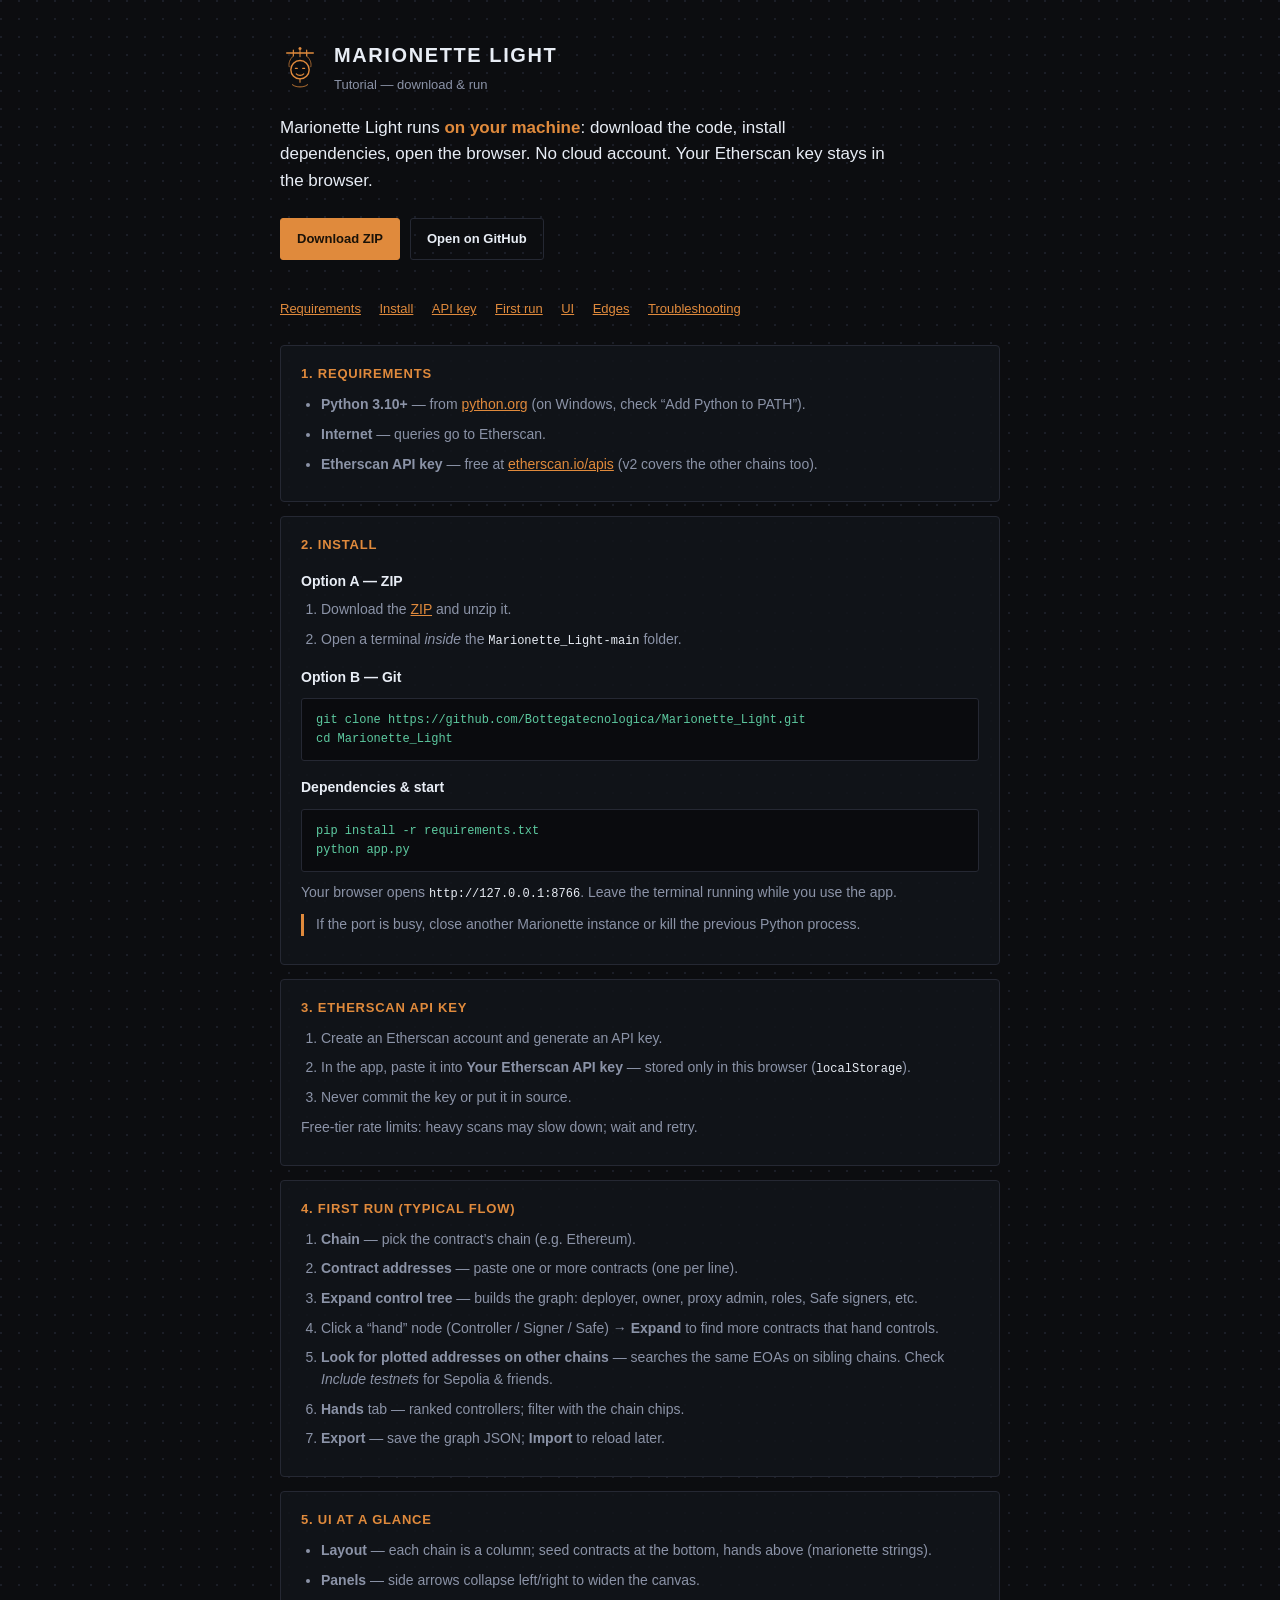
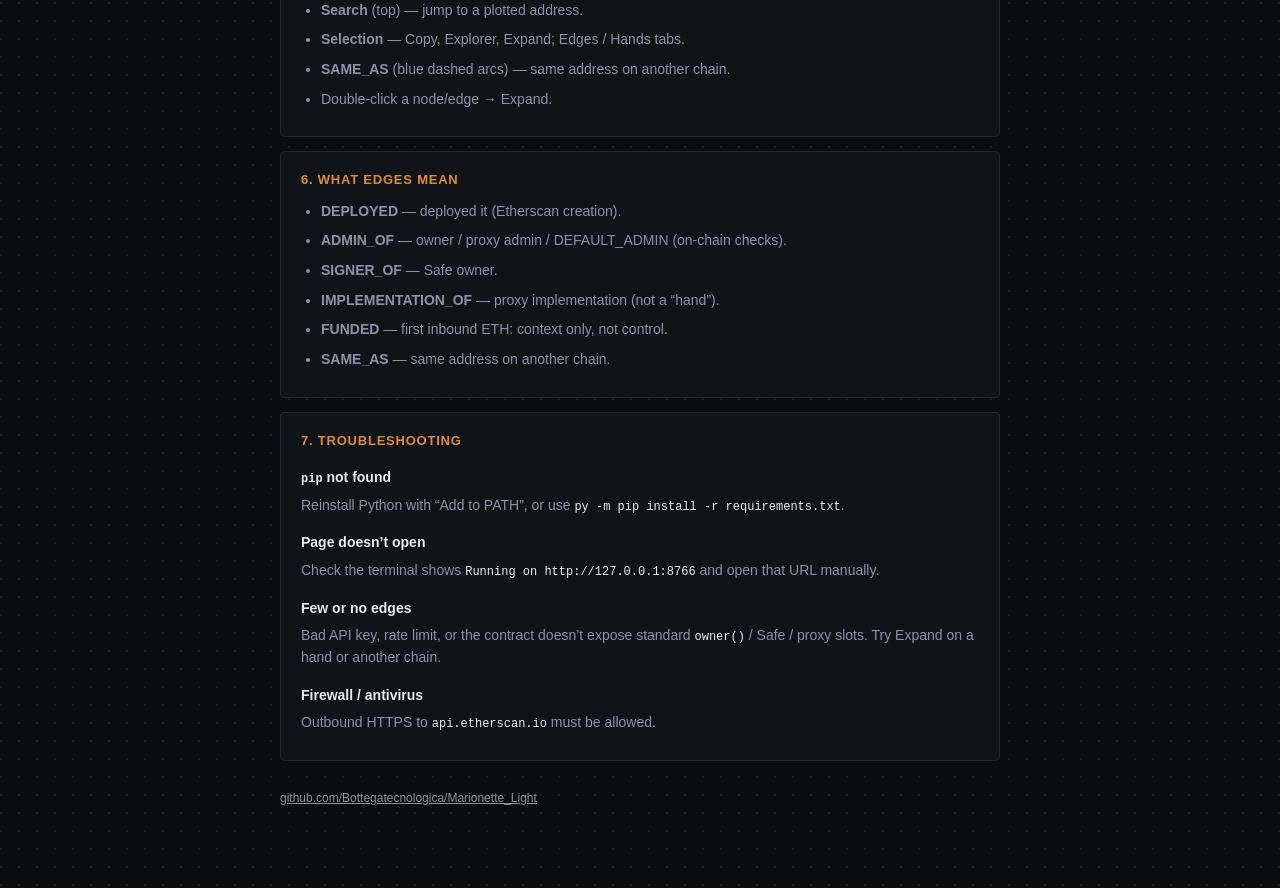
<file: docs/index.html>
<!DOCTYPE html>
<html lang="en">
<head>
  <meta charset="UTF-8" />
  <meta name="viewport" content="width=device-width, initial-scale=1" />
  <title>Marionette Light — Tutorial</title>
  <meta name="description" content="Download and run Marionette Light locally. Full setup tutorial." />
  <meta http-equiv="Cache-Control" content="no-cache, no-store, must-revalidate" />
  <meta http-equiv="Pragma" content="no-cache" />
  <link rel="stylesheet" href="./styles.css?v=2" />
</head>
<body>
  <div class="wrap">
    <div class="brand">
      <svg class="logo" viewBox="0 0 48 56" aria-hidden="true">
        <path d="M8 10h32" fill="none" stroke="currentColor" stroke-width="1.6" stroke-linecap="round"/>
        <path d="M16 6.5v7M32 6.5v7" fill="none" stroke="currentColor" stroke-width="1.4" stroke-linecap="round"/>
        <circle cx="24" cy="4.5" r="1.8" fill="currentColor"/>
        <path d="M24 6.5v8" fill="none" stroke="currentColor" stroke-width="1.2" stroke-linecap="round"/>
        <path d="M16 13.5c-4.5 4-6 9-5 13M32 13.5c4.5 4 6 9 5 13" fill="none" stroke="currentColor" stroke-width="1.1" stroke-linecap="round" opacity="0.75"/>
        <circle cx="24" cy="30" r="11" fill="#0a0b0e" stroke="currentColor" stroke-width="1.7"/>
        <path d="M18.5 28.5h2.2M27.3 28.5h2.2" stroke="currentColor" stroke-width="1.5" stroke-linecap="round"/>
        <path d="M19.5 35c2 2.4 7 2.4 9 0" fill="none" stroke="currentColor" stroke-width="1.4" stroke-linecap="round"/>
        <path d="M24 41v4" fill="none" stroke="currentColor" stroke-width="1.3" stroke-linecap="round"/>
        <path d="M15 48c3.5 3.5 14.5 3.5 18 0" fill="none" stroke="currentColor" stroke-width="1.3" stroke-linecap="round" opacity="0.7"/>
      </svg>
      <div>
        <h1>Marionette Light</h1>
        <p class="tag">Tutorial — download &amp; run</p>
      </div>
    </div>

    <p class="lead">
      Marionette Light runs <strong>on your machine</strong>: download the code, install dependencies, open the browser.
      No cloud account. Your Etherscan key stays in the browser.
    </p>

    <div class="actions">
      <a class="btn primary" href="https://github.com/Bottegatecnologica/Marionette_Light/archive/refs/heads/main.zip">Download ZIP</a>
      <a class="btn ghost" href="https://github.com/Bottegatecnologica/Marionette_Light">Open on GitHub</a>
    </div>

    <nav class="toc" style="margin-bottom:24px">
      <a href="#requirements">Requirements</a>
      <a href="#install">Install</a>
      <a href="#key">API key</a>
      <a href="#usage">First run</a>
      <a href="#ui">UI</a>
      <a href="#edges">Edges</a>
      <a href="#troubleshoot">Troubleshooting</a>
    </nav>

    <section id="requirements">
      <h2>1. Requirements</h2>
      <ul>
        <li><strong>Python 3.10+</strong> — from <a href="https://www.python.org/downloads/" style="color:var(--copper)">python.org</a> (on Windows, check “Add Python to PATH”).</li>
        <li><strong>Internet</strong> — queries go to Etherscan.</li>
        <li><strong>Etherscan API key</strong> — free at <a href="https://etherscan.io/apis" style="color:var(--copper)">etherscan.io/apis</a> (v2 covers the other chains too).</li>
      </ul>
    </section>

    <section id="install">
      <h2>2. Install</h2>
      <h3>Option A — ZIP</h3>
      <ol>
        <li>Download the <a href="https://github.com/Bottegatecnologica/Marionette_Light/archive/refs/heads/main.zip" style="color:var(--copper)">ZIP</a> and unzip it.</li>
        <li>Open a terminal <em>inside</em> the <code>Marionette_Light-main</code> folder.</li>
      </ol>
      <h3>Option B — Git</h3>
      <pre>git clone https://github.com/Bottegatecnologica/Marionette_Light.git
cd Marionette_Light</pre>
      <h3>Dependencies &amp; start</h3>
      <pre>pip install -r requirements.txt
python app.py</pre>
      <p>Your browser opens <code>http://127.0.0.1:8766</code>. Leave the terminal running while you use the app.</p>
      <div class="note">
        <p>If the port is busy, close another Marionette instance or kill the previous Python process.</p>
      </div>
    </section>

    <section id="key">
      <h2>3. Etherscan API key</h2>
      <ol>
        <li>Create an Etherscan account and generate an API key.</li>
        <li>In the app, paste it into <strong>Your Etherscan API key</strong> — stored only in this browser (<code>localStorage</code>).</li>
        <li>Never commit the key or put it in source.</li>
      </ol>
      <p>Free-tier rate limits: heavy scans may slow down; wait and retry.</p>
    </section>

    <section id="usage">
      <h2>4. First run (typical flow)</h2>
      <ol>
        <li><strong>Chain</strong> — pick the contract’s chain (e.g. Ethereum).</li>
        <li><strong>Contract addresses</strong> — paste one or more contracts (one per line).</li>
        <li><strong>Expand control tree</strong> — builds the graph: deployer, owner, proxy admin, roles, Safe signers, etc.</li>
        <li>Click a “hand” node (Controller / Signer / Safe) → <strong>Expand</strong> to find more contracts that hand controls.</li>
        <li><strong>Look for plotted addresses on other chains</strong> — searches the same EOAs on sibling chains. Check <em>Include testnets</em> for Sepolia &amp; friends.</li>
        <li><strong>Hands</strong> tab — ranked controllers; filter with the chain chips.</li>
        <li><strong>Export</strong> — save the graph JSON; <strong>Import</strong> to reload later.</li>
      </ol>
    </section>

    <section id="ui">
      <h2>5. UI at a glance</h2>
      <ul>
        <li><strong>Layout</strong> — each chain is a column; seed contracts at the bottom, hands above (marionette strings).</li>
        <li><strong>Panels</strong> — side arrows collapse left/right to widen the canvas.</li>
        <li><strong>Search</strong> (top) — jump to a plotted address.</li>
        <li><strong>Selection</strong> — Copy, Explorer, Expand; Edges / Hands tabs.</li>
        <li><strong>SAME_AS</strong> (blue dashed arcs) — same address on another chain.</li>
        <li>Double-click a node/edge → Expand.</li>
      </ul>
    </section>

    <section id="edges">
      <h2>6. What edges mean</h2>
      <ul>
        <li><strong>DEPLOYED</strong> — deployed it (Etherscan creation).</li>
        <li><strong>ADMIN_OF</strong> — owner / proxy admin / DEFAULT_ADMIN (on-chain checks).</li>
        <li><strong>SIGNER_OF</strong> — Safe owner.</li>
        <li><strong>IMPLEMENTATION_OF</strong> — proxy implementation (not a “hand”).</li>
        <li><strong>FUNDED</strong> — first inbound ETH: context only, not control.</li>
        <li><strong>SAME_AS</strong> — same address on another chain.</li>
      </ul>
    </section>

    <section id="troubleshoot">
      <h2>7. Troubleshooting</h2>
      <h3><code>pip</code> not found</h3>
      <p>Reinstall Python with “Add to PATH”, or use <code>py -m pip install -r requirements.txt</code>.</p>
      <h3>Page doesn’t open</h3>
      <p>Check the terminal shows <code>Running on http://127.0.0.1:8766</code> and open that URL manually.</p>
      <h3>Few or no edges</h3>
      <p>Bad API key, rate limit, or the contract doesn’t expose standard <code>owner()</code> / Safe / proxy slots. Try Expand on a hand or another chain.</p>
      <h3>Firewall / antivirus</h3>
      <p>Outbound HTTPS to <code>api.etherscan.io</code> must be allowed.</p>
    </section>

    <footer>
      <a href="https://github.com/Bottegatecnologica/Marionette_Light">github.com/Bottegatecnologica/Marionette_Light</a>
    </footer>
  </div>
</body>
</html>
</file>
<file: docs/styles.css>
:root {
  --bg: #0c0d10;
  --panel: #12141a;
  --line: #252833;
  --ink: #e8edf5;
  --muted: #8b93a7;
  --copper: #e08a3c;
  --signer: #5dcaa0;
  --sans: "Segoe UI", "IBM Plex Sans", sans-serif;
  --code: "Cascadia Mono", "Consolas", monospace;
}
* { box-sizing: border-box; }
html, body {
  margin: 0;
  min-height: 100%;
  background: var(--bg);
  color: var(--ink);
  font-family: var(--sans);
  line-height: 1.55;
}
body {
  background-image: radial-gradient(circle at 1px 1px, #1b1e27 1px, transparent 0);
  background-size: 18px 18px;
}
.wrap { max-width: 760px; margin: 0 auto; padding: 40px 20px 80px; }
.brand { display: flex; gap: 14px; align-items: center; margin-bottom: 20px; }
.logo { width: 40px; height: 48px; color: var(--copper); }
h1 {
  margin: 0;
  font-size: 20px;
  letter-spacing: 0.08em;
  text-transform: uppercase;
  font-weight: 650;
}
.tag { margin: 4px 0 0; color: var(--muted); font-size: 13px; }
.lead { font-size: 17px; max-width: 36em; margin: 0 0 24px; }
.lead strong { color: var(--copper); }
.actions { display: flex; flex-wrap: wrap; gap: 10px; margin-bottom: 36px; }
a.btn {
  display: inline-block;
  padding: 10px 16px;
  border-radius: 3px;
  text-decoration: none;
  font-size: 13px;
  font-weight: 650;
  border: 1px solid var(--line);
}
a.btn.primary { background: var(--copper); border-color: var(--copper); color: #1a1208; }
a.btn.ghost { color: var(--ink); background: transparent; }
section {
  background: rgba(18, 20, 26, 0.88);
  border: 1px solid var(--line);
  border-radius: 4px;
  padding: 18px 20px;
  margin-bottom: 14px;
}
section h2 {
  margin: 0 0 10px;
  font-size: 13px;
  letter-spacing: 0.06em;
  text-transform: uppercase;
  color: var(--copper);
}
section h3 {
  margin: 16px 0 6px;
  font-size: 14px;
  color: var(--ink);
}
section p, section li { margin: 0 0 8px; color: var(--muted); font-size: 14px; }
section ul, section ol { margin: 0 0 8px; padding-left: 1.25em; }
section code, pre {
  font-family: var(--code);
  font-size: 12px;
  color: var(--ink);
}
pre {
  margin: 10px 0;
  padding: 12px 14px;
  background: #0a0b0e;
  border: 1px solid var(--line);
  border-radius: 3px;
  overflow-x: auto;
  color: var(--signer);
  white-space: pre-wrap;
}
.note {
  border-left: 3px solid var(--copper);
  padding-left: 12px;
  margin: 10px 0;
}
footer { margin-top: 28px; font-size: 12px; color: var(--muted); }
footer a { color: var(--muted); }
nav.toc a { color: var(--copper); margin-right: 14px; font-size: 13px; }
</file>
